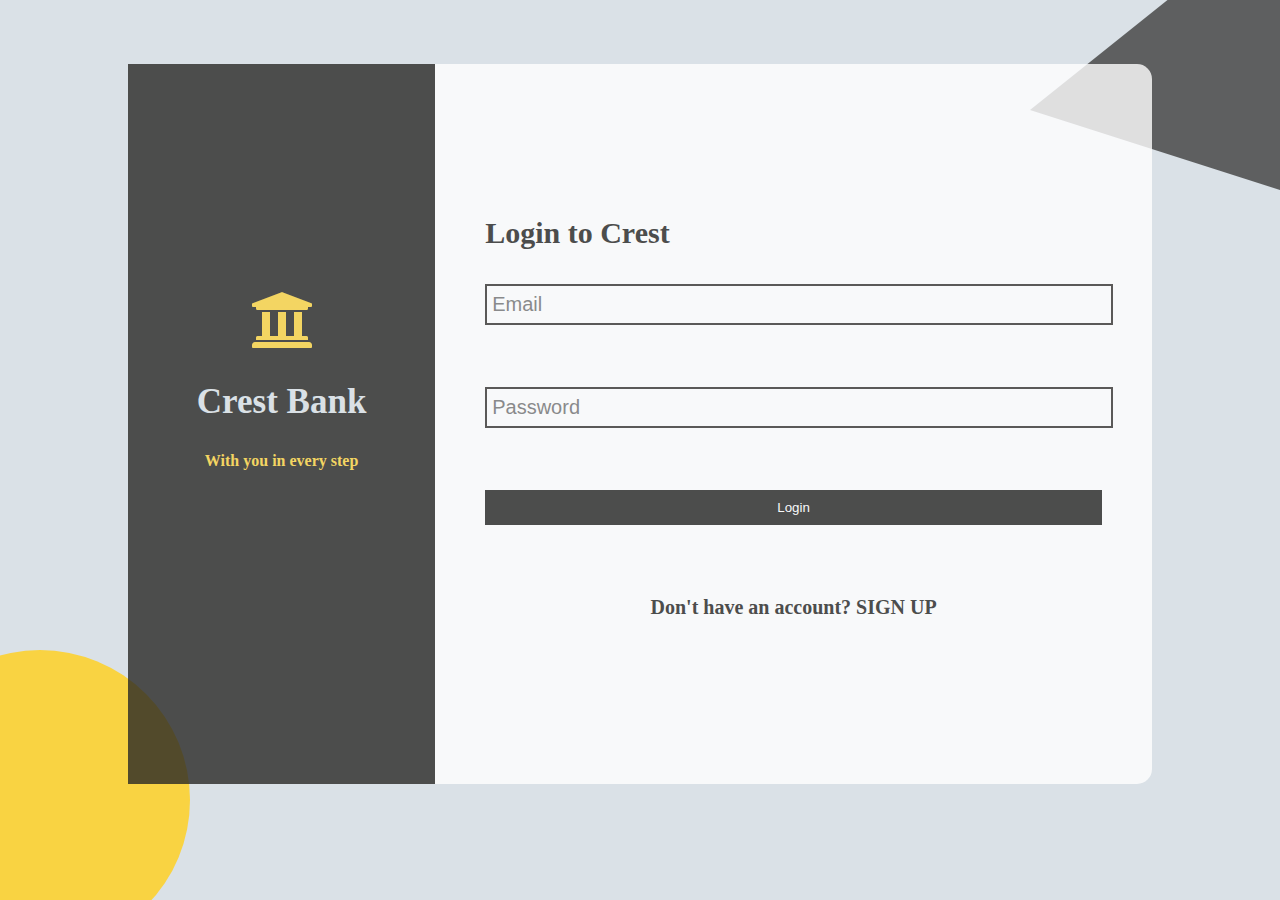
<file: UI/index.html>
<!DOCTYPE html>
<html lang="en">
  <head>
    <meta charset="UTF-8" />
    <meta name="viewport" content="width=device-width, initial-scale=1.0" />
    <link
      rel="stylesheet"
      href="https://use.fontawesome.com/releases/v5.7.2/css/all.css"
    />
    <link rel="stylesheet" href="./styles/index.css" />
    <link rel="stylesheet" href="./styles/auth.css" />
    <link rel="stylesheet" href="./styles/login.css" />
    <link rel="stylesheet" href="./styles/signup.css" />
    <link rel="stylesheet" href="./styles/dashboard.css" />
    <link rel="stylesheet" href="./styles/blackTheme.css" />
    <link rel="stylesheet" href="./styles/navBar.css" />
    <link rel="stylesheet" href="./styles/newAccount.css" />
    <link rel="stylesheet" href="./styles/tableStyles.css" />
    <link rel="stylesheet" href="./styles/accountHistory.css" />
    <link rel="stylesheet" href="./styles/accountList.css" />
    <link rel="stylesheet" href="./styles/accountNavBar.css" />
    <link rel="stylesheet" href="./styles/modal.css" />
    <link rel="stylesheet" href="./styles/creditDebit.css" />
    <link rel="stylesheet" href="./styles/404.css" />
    <link rel="stylesheet" href="./styles/accountSearchForm.css" />
    <script type="module" src="./app.js"></script>
    <script type="module" src="./components/auth/loginValidations.js"></script>
    <script type="module" src="./components/auth/signupValidations.js"></script>
    <script type="module" src="./components/modal/modalActions.js"></script>
    <meta http-equiv="X-UA-Compatible" content="ie=edge" />
    <title>Crest Bank</title>
  </head>
  <body>
    <div id="root"></div>
  </body>
</html>
</file>
<file: UI/styles/index.css>
html body {
  margin: 0;
  padding: 0;
  background: #dae1e7;
}

a {
  text-decoration: none;
}
</file>
<file: UI/styles/auth.css>
/* Wrappers the elements of the auth component */
.topWrapper {
  height: 100vh;
  overflow: auto;
  position: relative;
}

/* Triangle element */
.triangle-left {
  width: 0;
  height: 0;
  border-top: 200px solid transparent;
  border-right: 250px solid #292826;
  border-bottom: 80px solid transparent;
  position: absolute;
  right: 0;
  top: -90px;
  z-index: -1;
  opacity: 0.7;
}
/* Circle element */
.circle {
  height: 300px;
  width: 300px;
  background-color: #f9d342;
  border-radius: 50%;
  position: absolute;
  bottom: -50px;
  left: -110px;
  z-index: -1;
}
/* Contains the dark theme and the form area */
.container {
  background: white;
  height: 80%;
  width: 80%;
  margin: 5% auto;
  border-radius: 15px;
  z-index: 10;
  opacity: 0.8;
  display: grid;
  grid-template-columns: 30% auto;
  z-index: 100;
}
@media (max-width: 1024px) {
  .container {
    height: 80%;
    width: 90%;
    margin: 10% auto;
    grid-template-rows: 35% auto;
    grid-template-columns: auto;
    grid-gap: 5px;
  }
  .triangle-left {
    display: none;
  }
  .circle {
    display: none;
  }
}

/* Contains the bank logo and name */
.blackTheme {
  background: #292826;
  height: 100%;
  display: grid;
  grid-template-rows: 40% auto 50%;
  grid-gap: 30px;
  width: 100%;
}
/* The bank icon */
.bankIcon {
  align-self: end;
  margin: 0 auto;
  color: #f9d342;
  text-align: center;
}
/* Bank title */
.blackTheme h2 {
  color: #dae1e7;
  margin: 0 auto;
  font-weight: bolder;
  font-size: 35px;
  text-align: center;
}
/* Bank mission */
.blackTheme p {
  color: #f9d342;
  margin: 0 auto;
  font-weight: bolder;
  text-align: center;
}

@media (max-width: 768px) {
  .blackTheme {
    grid-template-rows: 40% auto 50%;
    grid-gap: 18px;
  }
  .bankIcon {
    font-size: 20px;
  }
  .blackTheme h2 {
    font-size: 30 px;
  }
  .blackTheme p {
    font-size: 20px;
  }
}

@media (max-width: 400px) {
  .blackTheme {
    grid-template-rows: 40% auto 50%;
    grid-gap: 18px;
  }
  .bankIcon {
    font-size: 16px;
  }
  .blackTheme h2 {
    font-size: 25 px;
  }
  .blackTheme p {
    font-size: 17px;
  }
}
/* hides the area that houses the validation error */
.hideError {
  display: none;
}

/* color for the validation errors */
.displayError {
  display: block;
  color: red;
  font-weight: 700;
}

/* This is used as the default style for any submit button */
.submitButton {
  background-color: #292826;
  color: white;
  border: 1px solid #292826;
  cursor: pointer;
  height: 35px;
  width: 100%;
}

@media (max-width: 1024px) {
  .submitButton {
    height: 60px;
    font-size: 30px;
  }
  .formGroup span {
    font-size: 30px;
  }
}
</file>
<file: UI/styles/login.css>
.lightThemeLogin {
  display: grid;
  grid-template-rows: 30% 40% auto;
  max-width: 100%;
  padding: 0 50px;
  grid-gap: 4px;
}
.lightThemeLogin h3 {
  font-size: 30px;
  color: #292826;
  align-self: end;
  font-weight: 600;
}
.lightThemeLogin form {
  display: grid;
  grid-template-rows: auto;
  grid-row-gap: 15px;
  width: 100%;
  margin: 0;
}
@media (max-width: 768px) {
  .lightThemeLogin form {
    grid-row-gap: 5px;
  }
}
.lightThemeLogin p {
  color: #292826;
  text-align: center;
  font-weight: 700;
  font-size: 20px;
}

.lightThemeLogin p a {
  color: #292826;
}

.lightThemeLogin p a:hover {
  text-decoration: underline;
  transition: 0.8s;
}

input[type="text"],
input[type="password"],
input[type="email"],
input[type="number"],
select {
  border: none;
  border: 2px solid #3a3835;
  color: #292826;
  font-style: normal;
  font-size: 20px;
  height: 35px;
  padding-left: 5px;
  width: 100%;
}

@media (max-width: 1024px) {
  .lightThemeLogin {
    grid-template-rows: 60% auto;
    margin-top: 30px;
  }
  .lightThemeLogin h3 {
    display: none;
  }
  .lightThemeLogin p {
    font-size: 30px;
  }
  .lightThemeLogin input[type="text"],
  input[type="password"],
  input[type="email"],
  input[type="number"],
  select {
    border: none;
    border-bottom: 1px solid #3a3835;
    font-size: 30px;
    height: 50px;
    padding-left: 5px;
    outline: none;
  }
}

@media (max-width: 500px) {
  .lightThemeLogin h3 {
    text-align: center;
  }
}
</file>
<file: UI/styles/signup.css>
.lightThemeSignup {
  display: grid;
  grid-template-rows: 25% 50% auto;
  max-width: 100%;
  padding: 0 50px;
}
.lightThemeSignup h3 {
  font-size: 30px;
  color: #292826;
  align-self: end;
  font-weight: 600;
}
.lightThemeSignup form {
  display: grid;
  grid-template-rows: 20% 20% 20% 20% 20%;
  grid-row-gap: 15px;
  width: 100%;
  margin: 0;
}

.lightThemeSignup p {
  color: #292826;
  text-align: center;
  font-weight: 700;
  font-size: 20px;
}

.lightThemeSignup p a {
  color: #292826;
}

.lightThemeSignup p a:hover {
  text-decoration: underline;
  transition: 0.8s;
}

@media (max-width: 1024px) {
  .lightThemeSignup {
    grid-template-rows: 70% auto;
    margin-top: 35px;
    grid-gap: 5px;
  }
  .lightThemeSignup h3 {
    font-size: 20px;
    display: none;
  }
  .lightThemeSignup p {
    font-size: 30px;
  }
  .lightThemeSignup input[type="text"],
  input[type="password"],
  input[type="email"],
  input[type="number"],
  select {
    border: none;
    border-bottom: 1px solid #3a3835;
    font-size: 30px;
    height: 50px;
    padding-left: 5px;
    outline: none;
  }
}
</file>
<file: UI/styles/dashboard.css>
/* Dashboard wrapper */
.dashWrapper {
  display: grid;
  width: 100%;
  grid-template-columns: 20% auto;
  height: 100vh;
  background-color: #323232;
}

/* Wrapper for the dark area */
.dashBackTheme {
  display: grid;
  grid-template-rows: 10% 30% auto;
  height: 100%;
  width: 100%;
  display: fixed;
}

@media (max-width: 1024px) {
  .dashWrapper {
    grid-template-columns: 50px auto;
  }
  .dashBackTheme span {
    display: none;
  }
}

/* Wrapper for the light area */
.dashLightTheme {
  background-color: #f6f6f6;
  max-width: 100%;
  overflow-y: auto;
  overflow-x: auto;
}
</file>
<file: UI/styles/blackTheme.css>
.bankLogoWrapper {
  display: grid;
  grid-template-columns: 20% auto;
  align-items: center;
  padding-left: 10px;
  background-color: #181818;
  color: #f9d342;
}

.profileImageWrapper {
  display: grid;
  grid-gap: 10px;
  color: #181818;
  grid-template-rows: 60% 5% 35%;
  justify-content: center;
  border-bottom: 3px solid #f9d342;
  background-color: #dae1e7;
  font-weight: 600;
}

.profileImageWrapper img {
  height: 100px;
  align-self: end;
  border-radius: 50%;
  margin: 0 auto;
}

.profileImageWrapper span {
  margin: 0 auto;
  color: #f9d342;
  font-size: 25px;
  font-weight: 600;
  text-shadow: 1px 1px 2px black;
}
.profileImageWrapper i {
  margin: 0 auto;
}

.navigation .navWrapper {
  padding: 10px;
  display: grid;
  grid-template-columns: 20% auto;
  align-items: center;
  color: white;
  cursor: pointer;
}
.navigation .navWrapper:hover {
  background-color: #181818;
}

.navigation .navWrapper:focus {
  background-color: #181818;
  border-right: 5px solid #f9d342;
  border-bottom: 1px solid #81817f;
}

@media (max-width: 1024px) {
  .bankLogoWrapper h2 {
    display: none;
  }
  .profileImageWrapper img {
    display: none;
  }
  .profileImageWrapper span {
    display: none;
  }
  .profileImageWrapper i {
    display: none;
  }
  .navigation i {
    font-size: 20px;
  }
}
</file>
<file: UI/styles/navBar.css>
/* Navbar wrapper */
.navBar {
  display: grid;
  grid-template-columns: 70% auto;
  background-color: #f2f6fa;
  width: 100%;
  margin: 0;
  padding: 0;
  box-shadow: 0 4px 2px -2px rgb(209, 204, 204);
}

@media (max-width: 768px) {
  .navBar {
    grid-template-columns: 60% auto;
  }
}

/* Profile pic wrapper | contains a pic and email */
.navProfileWrapper {
  width: 100%;
  padding: 12px 0;
  display: grid;
  grid-template-columns: 20% auto;
  align-items: center;
  font-weight: 600;
}
@media (max-widith: 968px) {
  .navProfileWrapper {
    grid-template-columns: 25% auto;
  }
}

/* user image */
.navProfileWrapper img {
  height: 40px;
  border-radius: 50%;
  padding: 0;
  margin: 0;
}

/* user email */
.navProfileWrapper span {
  color: #65666b;
}
</file>
<file: UI/styles/newAccount.css>
.accountFormWrapper {
  margin: 30px;
  padding: 30px;
  box-shadow: 0 0 20px -6px;
  display: grid;
  grid-template-rows: 10% auto;
  grid-gap: 20px;
  height: 250px;
  /* background-color: white; */
}
.accountFormWrapper span {
  text-align: center;
  color: #323232;
  font-weight: 500;
  font-size: 30px;
}
#accountForm {
  width: 80%;
  margin: 0 auto;
  display: grid;
  grid-template-rows: auto;
}

#accountForm input,
select {
  border: 1px solid rgb(216, 210, 210);
}

#accountForm label {
  color: rgb(56, 52, 52);
  font-weight: 500;
  font-size: 20px;
}

#accountForm .submitButton {
  background-color: #323232;
  font-weight: 500;
  font-size: 20px;
}

/* specific to form that creates client account */
.clientAccountFormWrapper {
  display: grid;
  grid-template-rows: 10% auto;
  grid-gap: 20px;
  height: auto;
}
</file>
<file: UI/styles/tableStyles.css>
#customerTable {
  font-family: "Trebuchet MS", Arial, Helvetica, sans-serif;
  border-collapse: collapse;
  width: 100%;
}

#customerTable td,
#customerTable th {
  border: 1px solid #ddd;
  padding: 8px;
}

#customerTable tr:nth-child(even) {
  background-color: #f2f2f2;
}

#customerTable tr:hover {
  background-color: #ddd;
}

#customerTable th {
  padding-top: 12px;
  padding-bottom: 12px;
  text-align: left;
  background-color: #f9d342;
  color: #323232;
  font-weight: 700;
}
</file>
<file: UI/styles/accountHistory.css>
.accountHistoryWrapper {
  margin: 30px;
  padding: 30px;
  box-shadow: 0 0 20px -6px;
  grid-gap: 20px;
  height: auto;
  display: grid;
  grid-template-rows: 100px 50px auto;
  grid-gap: 20px;
}

.accountProfile {
  display: grid;
  grid-template-columns: 25% auto;
  justify-content: center;
  align-items: center;
  width: 40%;
  margin: 0 auto;
}
.accountProfile img {
  height: 60px;
  border-radius: 50%;
}
.accountProfile .profileNames {
  display: grid;
  grid-template-rows: auto;
  font-weight: 450;
  font-weight: 25px;
}
.accountHistoryWrapper .accountHeader {
  text-align: center;
  color: #323232;
  font-weight: 500;
  font-size: 30px;
}

@media (max-width: 1024px) {
  .hideTableElement {
    display: none;
  }
  .accountProfile {
    grid-template-columns: auto;
    grid-template-rows: auto;
    justify-content: center;
  }
  .accountProfile img {
    align-items: center;
    padding-left: 40%;
  }
}
</file>
<file: UI/styles/accountList.css>
.accountListWrapper {
  margin: 30px;
  padding: 30px;
  box-shadow: 0 0 20px -6px;
  grid-gap: 20px;
  height: auto;
  display: grid;
  grid-template-rows: 10% auto;
  grid-gap: 20px;
}

.accountListWrapper .accountListHeader {
  text-align: center;
  color: #323232;
  font-weight: 500;
  font-size: 30px;
}

.accountButton {
  border-radius: 5px;
}
.accountButton button {
  color: white;
}
</file>
<file: UI/styles/accountNavBar.css>
.accountNavWrapper {
  display: grid;
  grid-template-columns: repeat(3, auto);
  background-color: white;
  width: 100%;
  margin: 5px 0;
  padding: 0;
  height: 50px;
  align-items: center;
  justify-content: center;
  grid-gap: 20px;
}
.accountNavWrapper button {
  padding: 5px;
  color: #837e7e;
  font-size: 14px;
  font-weight: 400;
  cursor: pointer;
  transition: 0.8s;
  cursor: pointer;
}
.accountNavWrapper button:hover {
  color: white;
}
.accountNavWrapper button:nth-child(1):hover {
  background: rgb(11, 204, 11);
  border: 2px solid rgb(11, 204, 11);
}

.accountNavWrapper button:nth-child(2):hover {
  background: rgb(204, 137, 11);
  border: 2px solid rgb(204, 137, 11);
}

.accountNavWrapper button:nth-child(3):hover {
  background: rgb(151, 8, 8);
  border: 2px solid rgb(151, 8, 8);
}
</file>
<file: UI/styles/modal.css>
/* The Modal (background) */
.modal {
  display: none; /* Hidden by default */
  position: fixed; /* Stay in place */
  z-index: 1; /* Sit on top */
  padding-top: 100px; /* Location of the box */
  left: 0;
  top: 0;
  width: 100%; /* Full width */
  height: 100%; /* Full height */
  overflow: auto; /* Enable scroll if needed */
  background-color: rgb(0, 0, 0); /* Fallback color */
  background-color: rgba(0, 0, 0, 0.4); /* Black w/ opacity */
}

/* Modal Content */
.modal-content {
  position: absolute;
  top: 30%;
  left: 50%;
  transform: translate(-50%, -50%);
  background-color: #fefefe;
  padding: 1rem 1.5rem;
  width: 24rem;
  border-radius: 0.5rem;
  animation-name: animatetop;
  animation-duration: 0.4s;
}

/* The Close Button */
#x {
  color: #aaaaaa;
  float: right;
  font-size: 28px;
  font-weight: bold;
}

#x:hover,
#x:focus {
  color: #000;
  text-decoration: none;
  cursor: pointer;
}

/* Add Animation */
@keyframes animatetop {
  from {
    top: -300px;
    opacity: 0;
  }
  to {
    top: 30%;
    left: 50%;
    opacity: 1;
  }
}
.modal-header {
  border-bottom: 1px solid #6c757d;
  text-align: center;
}

.modal-footer {
  border-top: 1px solid #6c757d;
  padding-top: 10px;
}

.modalButton {
  color: white;
  border-radius: 3px;
  outline: none;
  height: 30px;
  float: right;
  margin-left: 10px;
  cursor: pointer;
}

.closeButton {
  background-color: #6c757d;
  border: 2px solid #6c757d;
}

.danger {
  background-color: red;
  border: 2px solid red;
}

.success {
  background-color: #23b32d;
  border: 2px solid #23b32d;
}

.warning {
  background-color: rgb(255, 136, 0);
  border: 2px solid rgb(255, 136, 0);
}
</file>
<file: UI/styles/creditDebit.css>
.transactWrapper {
  width: 100%;
}

.accountForm {
  display: grid;
  grid-template-rows: auto;
  grid-gap: 20px;
}
</file>
<file: UI/styles/404.css>
.wrapper404 {
  width: 100%;
  height: 100%;
}

.wrapper404 img {
  height: 100vh;
  width: 100%;
}
</file>
<file: UI/styles/accountSearchForm.css>
/* Wrapper for the search form */
.accountSearchForm {
  width: 80%;
  margin: 0 auto;
  display: grid;
  grid-template-columns: 80% auto;
  grid-gap: 10px;
  padding: 12px 0;
}
@media (max-width: 1024px) {
  .accountSearchForm {
    grid-template-columns: 60% auto;
  }
}

@media (max-width: 768px) {
  .accountSearchForm {
    grid-template-columns: 55% auto;
  }
}

/* styles for text input and button in search area */
.accountSearchForm input,
.searchButton {
  border: none;
  border: none;
  color: #292826;
  font-style: normal;
  font-size: 20px;
  height: 35px;
  padding: 0;
  width: 100%;
}

/* custom styles for text input in search area */
.accountSearchForm input[type="text"] {
  padding: 0 0 0 10px;
  outline-color: #f9d342;
}

/* Reduce the font-size and height of the input element */
@media (max-width: 768px) {
  .accountSearchForm input,
  .searchButton {
    font-size: 17px;
    height: 30px;
  }
}

/* search button styles */
.searchButton {
  background-color: #f9d342;
  color: #65666b;
  outline: none;
  cursor: pointer;
}
</file>
